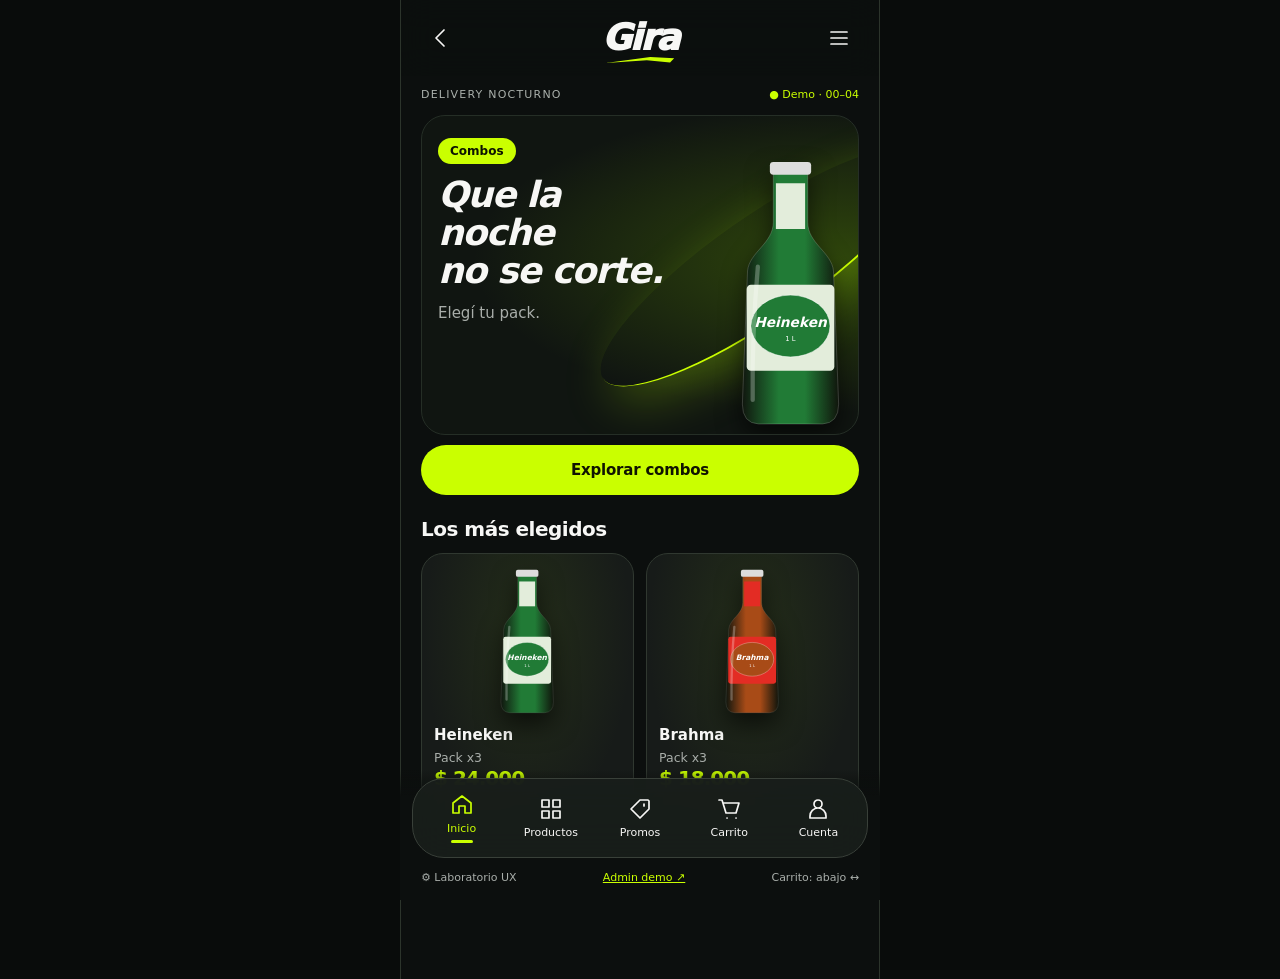
<file: index.html>
<!doctype html>
<html lang="es" data-mode="client"><head><meta charset="utf-8"><meta name="viewport" content="width=device-width,initial-scale=1,viewport-fit=cover"><title>GIRA · MVP V7</title><link rel="stylesheet" href="styles.css"></head><body><div id="app"></div><script src="app.js" defer></script></body></html>
</file>
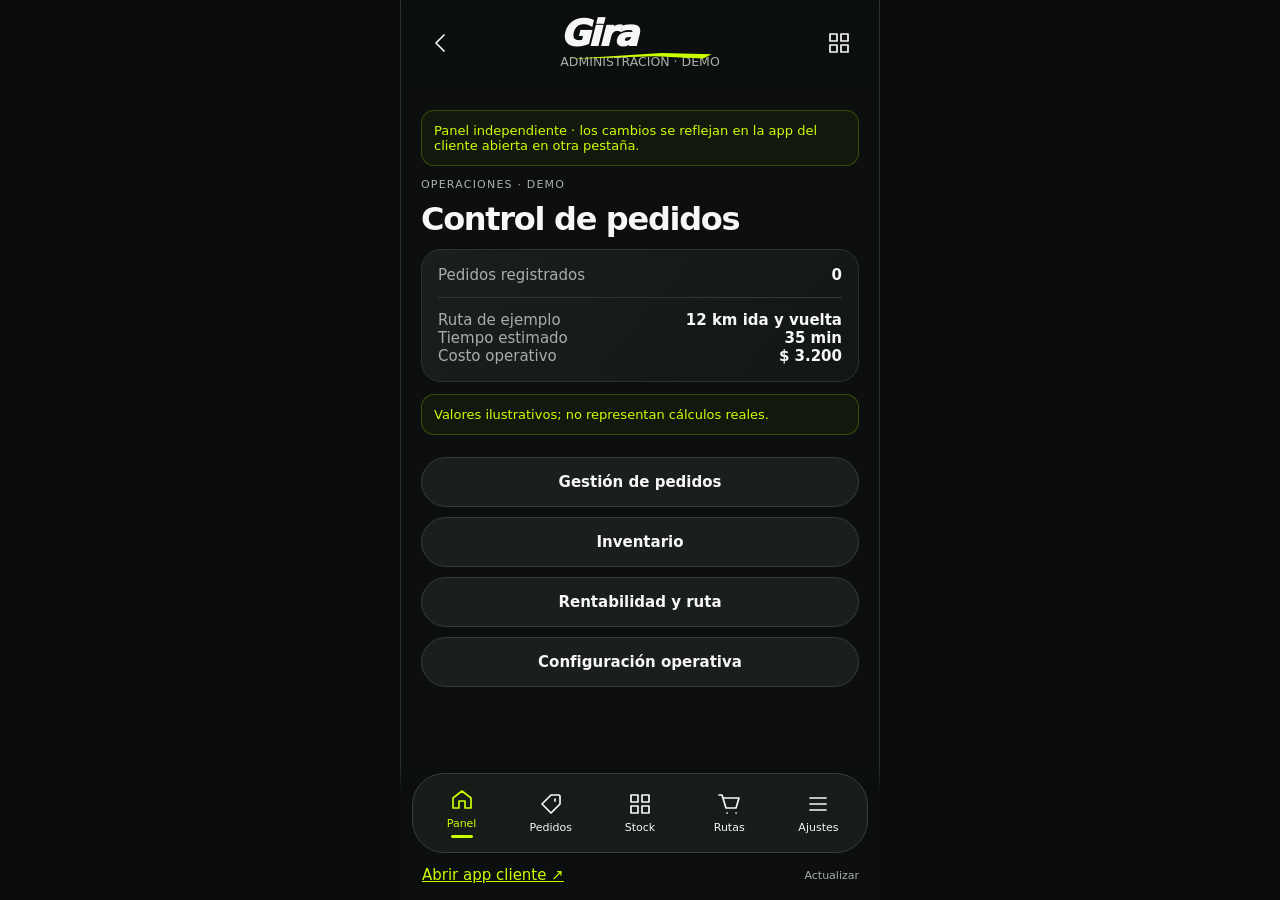
<file: admin.html>
<!doctype html>
<html lang="es" data-mode="admin"><head><meta charset="utf-8"><meta name="viewport" content="width=device-width,initial-scale=1,viewport-fit=cover"><title>GIRA · Administración</title><link rel="stylesheet" href="styles.css"></head><body><div id="app"></div><script src="app.js" defer></script></body></html>
</file>
<file: styles.css>
*{box-sizing:border-box}body{margin:0;background:#080b0b;color:#f7f7f5;font:15px system-ui,sans-serif}button,input,select{font:inherit}button{cursor:pointer}button:focus-visible,input:focus-visible{outline:2px solid #caff00;outline-offset:3px}button{color:inherit}#app{max-width:480px;margin:auto;min-height:100dvh;display:flex;flex-direction:column;background:#0c0f0e}header{position:sticky;top:0;z-index:5;background:#0c0f0eee;backdrop-filter:blur(16px);display:flex;align-items:center;justify-content:space-between;padding:16px 20px;min-height:76px}.logo{font-size:36px;line-height:1;font-weight:950;font-style:italic;letter-spacing:-2px;position:relative}.logo:after{content:'';position:absolute;bottom:-7px;left:5%;width:90%;height:6px;background:#caff00;clip-path:polygon(0 100%,65% 0,100% 20%,94% 90%,60% 55%)}.icon{border:0;background:none;padding:8px;position:relative;display:inline-flex;align-items:center;justify-content:center}.icon svg,nav svg{width:24px;height:24px;stroke:currentColor;fill:none;stroke-width:1.7;stroke-linecap:round;stroke-linejoin:round}.lime{color:#caff00}.muted,p,small{color:#a9aeaa}p{line-height:1.5;margin:8px 0 16px}h1{font-size:32px;letter-spacing:-1.3px;line-height:1.06;margin:12px 0}h2{font-size:20px;letter-spacing:-.5px;margin:22px 0 12px}main{padding:12px 20px 150px;flex:1}.tag{font-size:11px;letter-spacing:1.4px;color:#aab0ab;text-transform:uppercase}.row{display:flex;align-items:center;justify-content:space-between;gap:12px}.panel{background:linear-gradient(130deg,#1a1f1c,#121615);border:1px solid #2d342f;border-radius:20px;padding:16px;margin:12px 0}.cta,.secondary{width:100%;border:0;border-radius:28px;padding:15px 16px;font-weight:750;margin:10px 0 0;min-height:50px}.cta{background:#caff00;color:#101400}.secondary{background:#1a1e1c;border:1px solid #363d37}.cta:disabled{opacity:.4;cursor:not-allowed}.hero{min-height:320px;position:relative;isolation:isolate;overflow:hidden;border-radius:24px;padding:22px 16px;background:radial-gradient(ellipse at 95% 45%,#6da90055,transparent 62%),#101511}.hero:after{content:'';position:absolute;z-index:-1;right:-100px;top:100px;width:390px;height:100px;border-radius:50%;border-bottom:2px solid #caff00;box-shadow:0 18px 48px #b9ff0040;transform:rotate(-35deg)}.hero h1{font-size:36px;font-style:italic;position:relative;z-index:2;max-width:240px}.hero p{max-width:160px;position:relative;z-index:2}.pill{display:inline-block;background:#caff00;color:#0d1400;border-radius:30px;padding:6px 12px;font-size:12px;font-weight:800}.price{font-size:32px;letter-spacing:-1px;font-weight:850;color:#caff00;position:relative;z-index:2}.art{height:150px;display:flex;justify-content:center}.bottle{height:100%;width:auto;filter:drop-shadow(0 12px 12px #0009)}.hero>.bottle{position:absolute;right:0;bottom:4px;height:275px;width:135px;z-index:1}.tiles{display:grid;grid-template-columns:1fr 1fr;gap:12px}.tile{border:1px solid #303830;border-radius:22px;background:radial-gradient(ellipse at 50% 30%,#6c961c28,transparent 70%),#171b19;padding:12px;text-align:left}.tile b{display:block;margin:10px 0 4px}.tile .price{font-size:20px}.choices{display:flex;gap:8px;margin:12px 0}.choices button{flex:1;border:1px solid #343c35;border-radius:15px;background:#181d1a;padding:12px 5px;font-weight:700}.choices button.sel{color:#caff00;border-color:#caff00;background:#caff0010}.choices small{display:block;margin-top:6px;font-size:11px}.dock{position:fixed;bottom:0;left:50%;transform:translateX(-50%);width:min(480px,100%);padding:8px 12px max(10px,env(safe-area-inset-bottom));background:linear-gradient(transparent,#0c0f0e 20%);z-index:6}nav{display:flex;justify-content:space-around;align-items:center;border:1px solid #394039;background:#191e1bee;backdrop-filter:blur(20px);border-radius:32px;padding:7px 4px}nav button{border:0;background:none;display:flex;flex-direction:column;align-items:center;gap:5px;font-size:11px;padding:7px 4px;min-width:50px;position:relative}nav button.active{color:#caff00}nav button.active:after{content:'';height:3px;width:22px;background:#caff00;border-radius:3px}.badge{position:absolute;top:0;right:0;background:#caff00;color:#111;border-radius:20px;padding:2px 5px;font-size:11px;font-weight:800}.lab{display:flex;justify-content:space-between;margin:7px 4px 0;gap:8px}.lab button{background:none;border:0;color:#a9aeaa;font-size:11px;padding:5px}.field{margin:15px 0}label{display:block;color:#cbd0cb;font-size:13px;margin-bottom:7px}input,select{width:100%;background:#171c19;color:#fff;border:1px solid #3c453e;border-radius:13px;padding:13px}input[type=checkbox]{width:auto;accent-color:#caff00}.notice{padding:12px;border-radius:13px;background:#caff000a;border:1px solid #caff0038;color:#caff00;font-size:13px;margin:12px 0}.err{background:#ff675b10;color:#ff9f91;border-color:#ff675b55}.center{text-align:center}.big{font-size:50px;color:#caff00;margin:32px auto 10px}.line{height:1px;background:#303731;margin:13px 0}.step{display:flex;gap:12px;align-items:center;border-bottom:1px solid #29302a;padding:16px 0}.dot{width:32px;height:32px;border-radius:50%;background:#27331a;color:#caff00;display:grid;place-items:center}.overlay{position:fixed;inset:0;background:#000a;z-index:10;display:flex;align-items:flex-end;justify-content:center}.sheet{max-width:480px;width:100%;max-height:90dvh;overflow:auto;background:#171c19;border:1px solid #373e38;border-radius:25px 25px 0 0;padding:22px}.sheet h2{margin-top:0}.tiny{font-size:12px}.link{border:0;background:none;color:#caff00;padding:6px}.toast{position:fixed;top:85px;left:50%;transform:translateX(-50%);z-index:12;background:#caff00;color:#111;padding:12px 20px;border-radius:30px;font-weight:700;box-shadow:0 6px 30px #0008}.summary{font-size:25px;font-weight:800}.status{font-size:11px;color:#caff00}.check{display:flex;gap:10px;align-items:center}.check label{margin:0}.empty{padding:28px 0}.sr{position:absolute;left:-9999px}@media(min-width:700px){body{background:radial-gradient(ellipse at 50% 10%,#26351a,#090b0b 65%)}#app{border-left:1px solid #2c342b;border-right:1px solid #2c342b}}
body{background:#090c0b} .panel{box-shadow:none} .hero{border:1px solid #252e26} .cta{letter-spacing:-.2px} main{padding-bottom:150px} .tag{letter-spacing:1.2px} 
/* Prevent document-level horizontal overflow; retain vertical scrolling. */
html,body{width:100%;max-width:100%;overflow-x:hidden;overscroll-behavior-x:none}body{touch-action:pan-y}#app{width:100%;min-width:0;overflow-x:clip}main,header,.panel,.hero,.tile,.sheet,.row,.choices,nav,.lab{min-width:0;max-width:100%}main,.sheet{overflow-wrap:anywhere}.tiles{grid-template-columns:repeat(2,minmax(0,1fr))}.row>*{min-width:0}.choices button{min-width:0;overflow-wrap:anywhere}input,select,svg,img{max-width:100%}.dock{left:0;right:0;margin-inline:auto;transform:none;width:100%;max-width:480px}nav button{min-width:0;flex:1}.overlay{overflow-x:hidden}.sheet{overscroll-behavior-x:none}.toast{max-width:calc(100% - 24px);white-space:normal;text-align:center}
@media(max-width:360px){main{padding-inline:12px}header{padding-inline:12px}.panel{padding:12px}.row{gap:8px}.choices{gap:4px}.tile{padding:8px}nav button{font-size:10px}}
</file>
